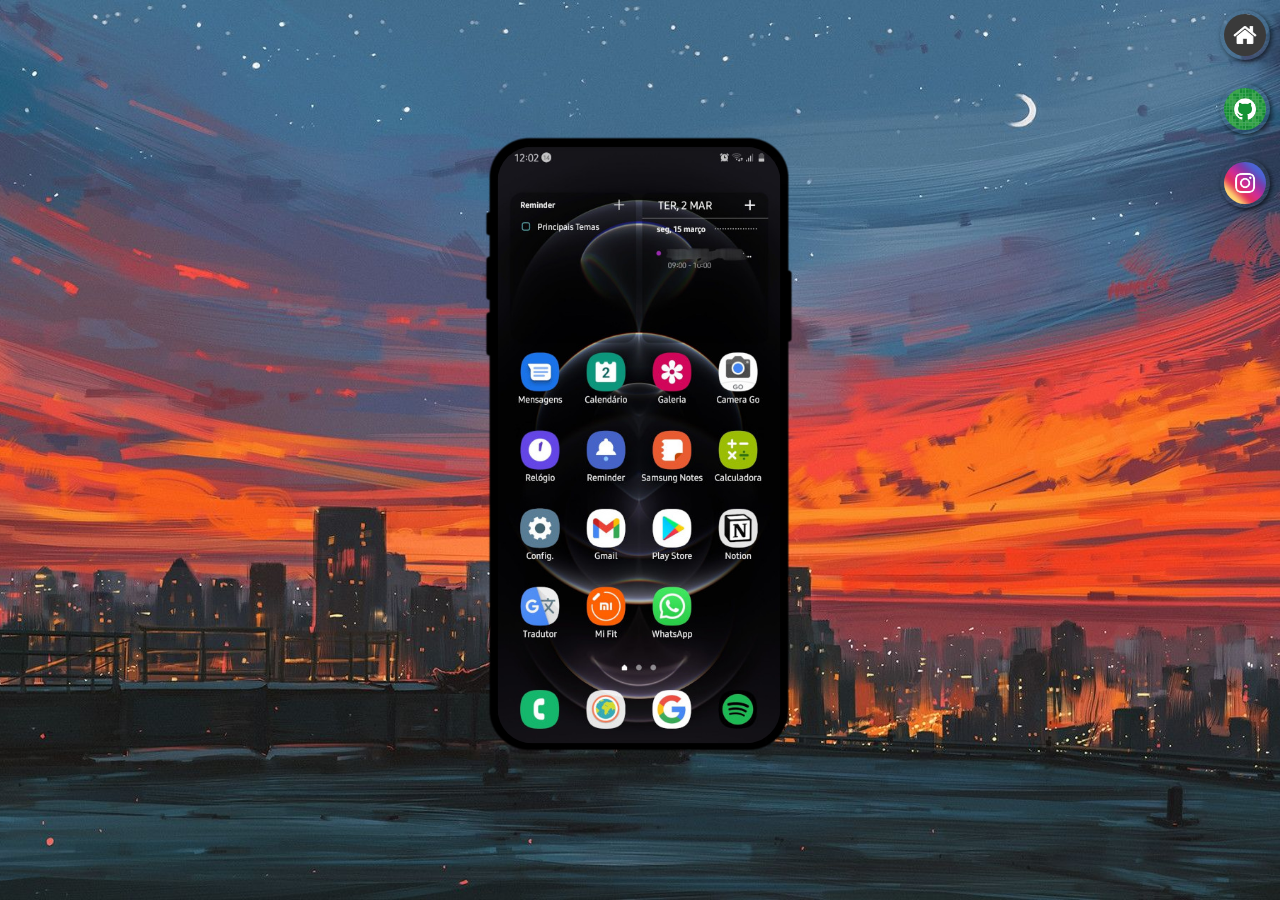
<file: index.html>
<!DOCTYPE html>
<html lang="pt-br">
  <head>
    <meta charset="UTF-8" />
    <meta name="viewport" content="width=device-width, initial-scale=1.0" />
    <link rel="shortcut icon" href="imagens/dogicon.ico" type="image/x-icon" />
    <link rel="stylesheet" href="estilos/style.css" />
    <title>Redes sociais</title>
  </head>
  <body>
    <main>
      <section id="telefone">
        <iframe src="home.html" name="tela" id="tela" frameborder="0"></iframe>
      </section>
      <section id="redes-sociais">
        <a href="home.html" target="tela"
          ><img src="imagens/logo-home.jpg" alt="" /></a
        ><br />
        <a href="github.html" target="tela"
          ><img src="imagens/logo-github.jpg" alt="" /></a
        ><br />
        <a href="instagram.html" target="tela"
          ><img src="imagens/logo-instagram.jpg" alt="" /></a
        ><br />
      </section>
    </main>
  </body>
</html>
</file>
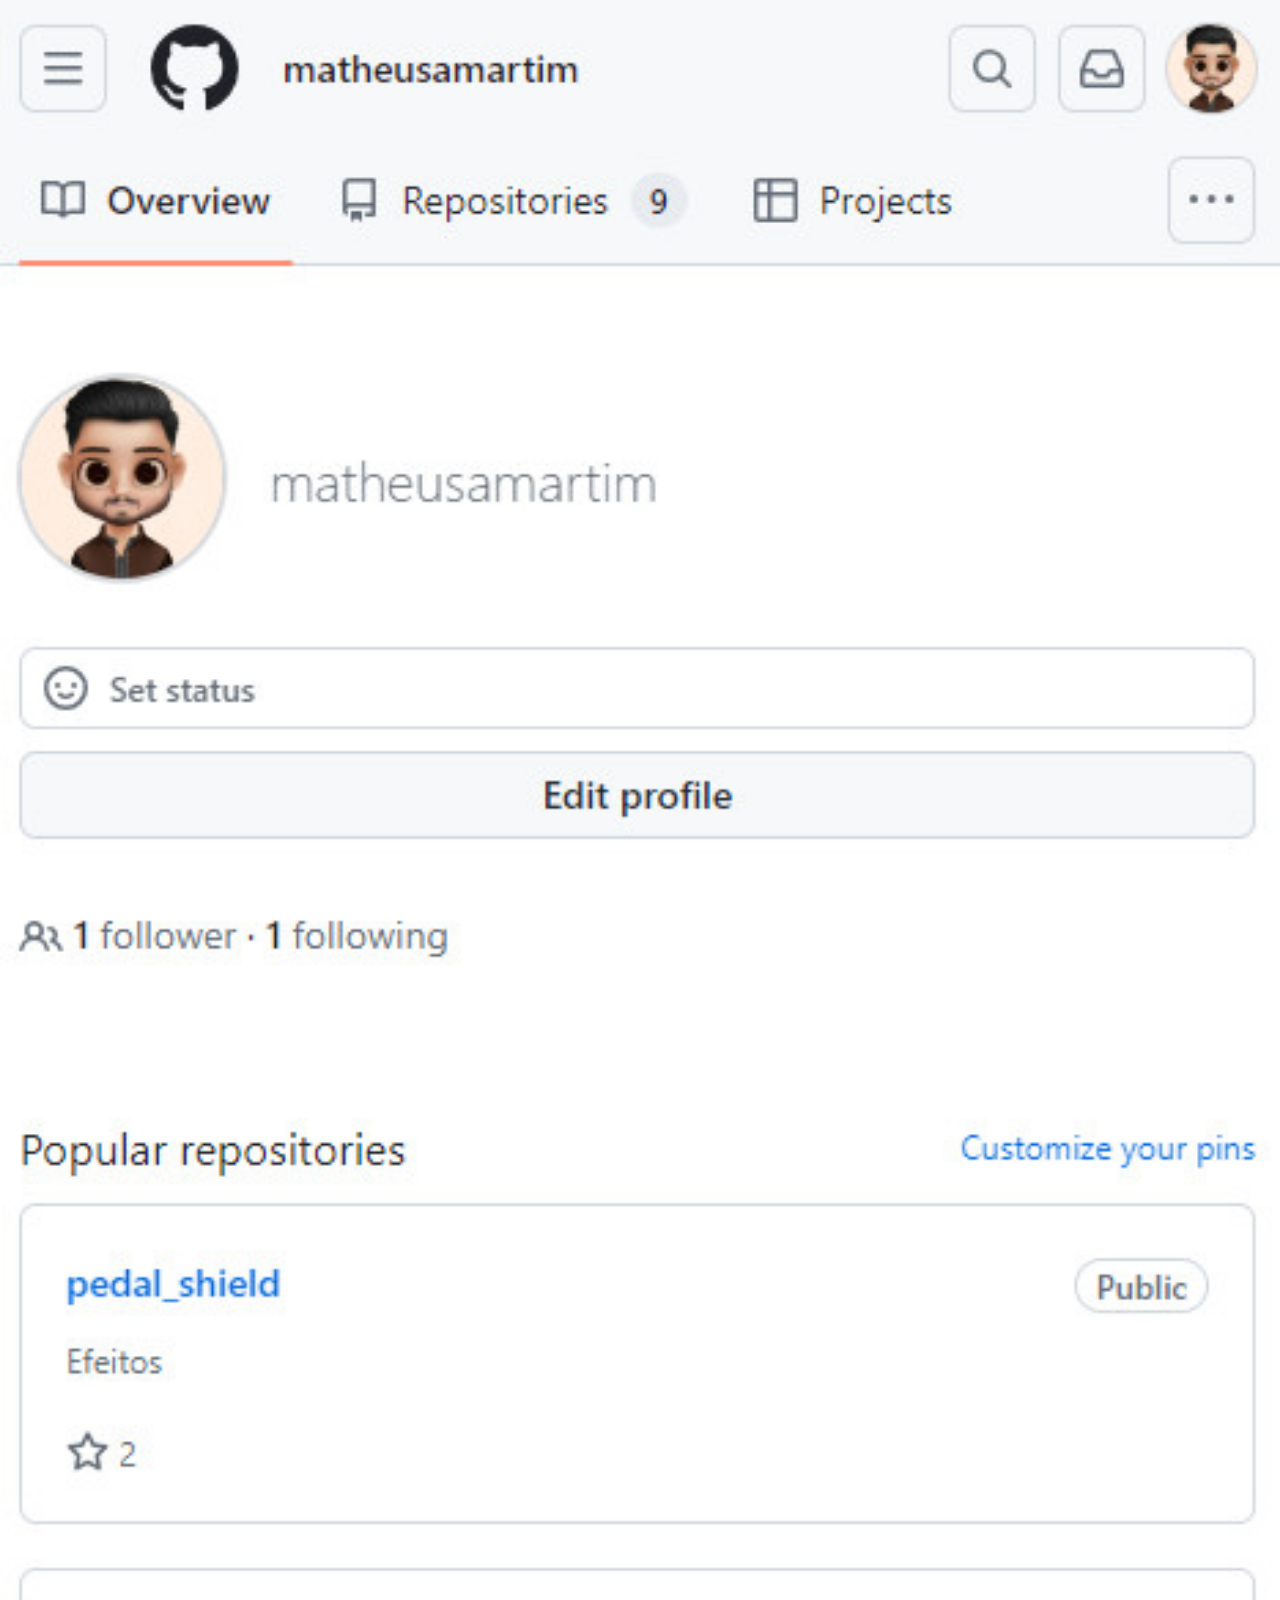
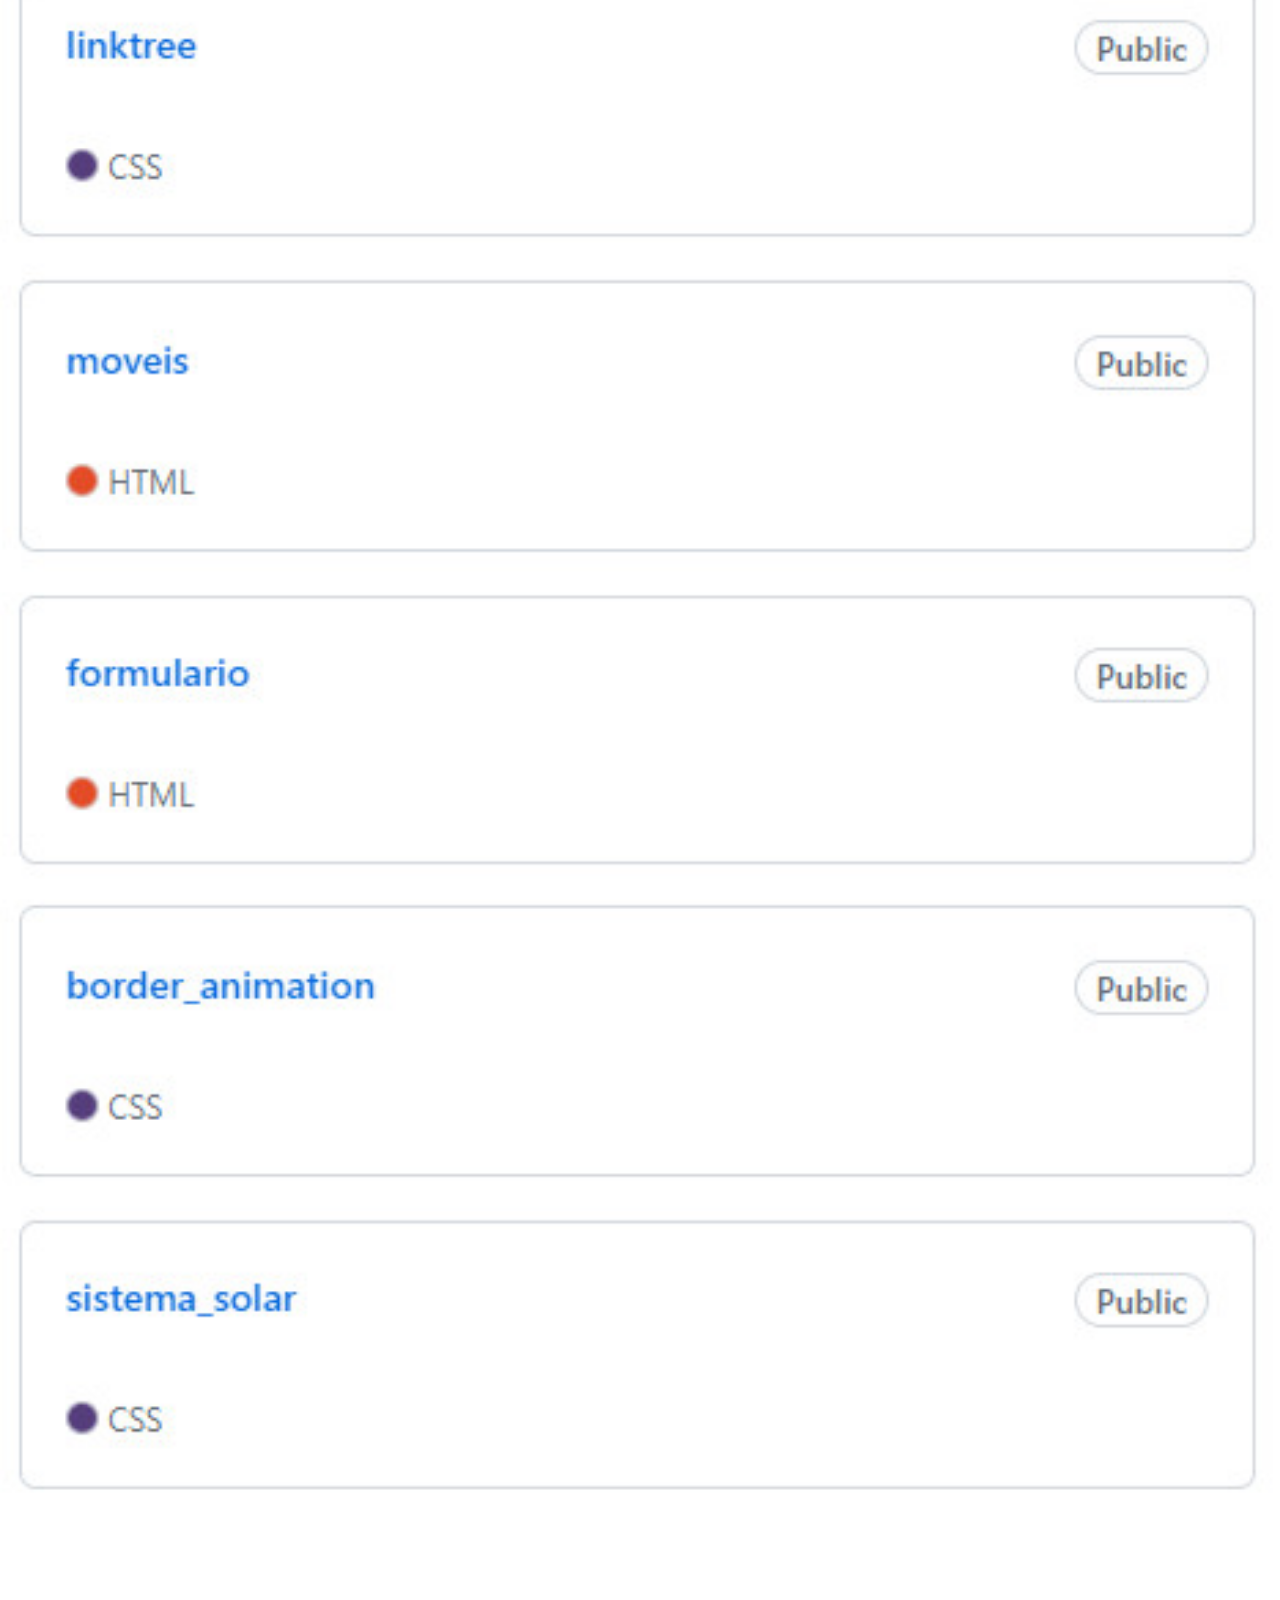
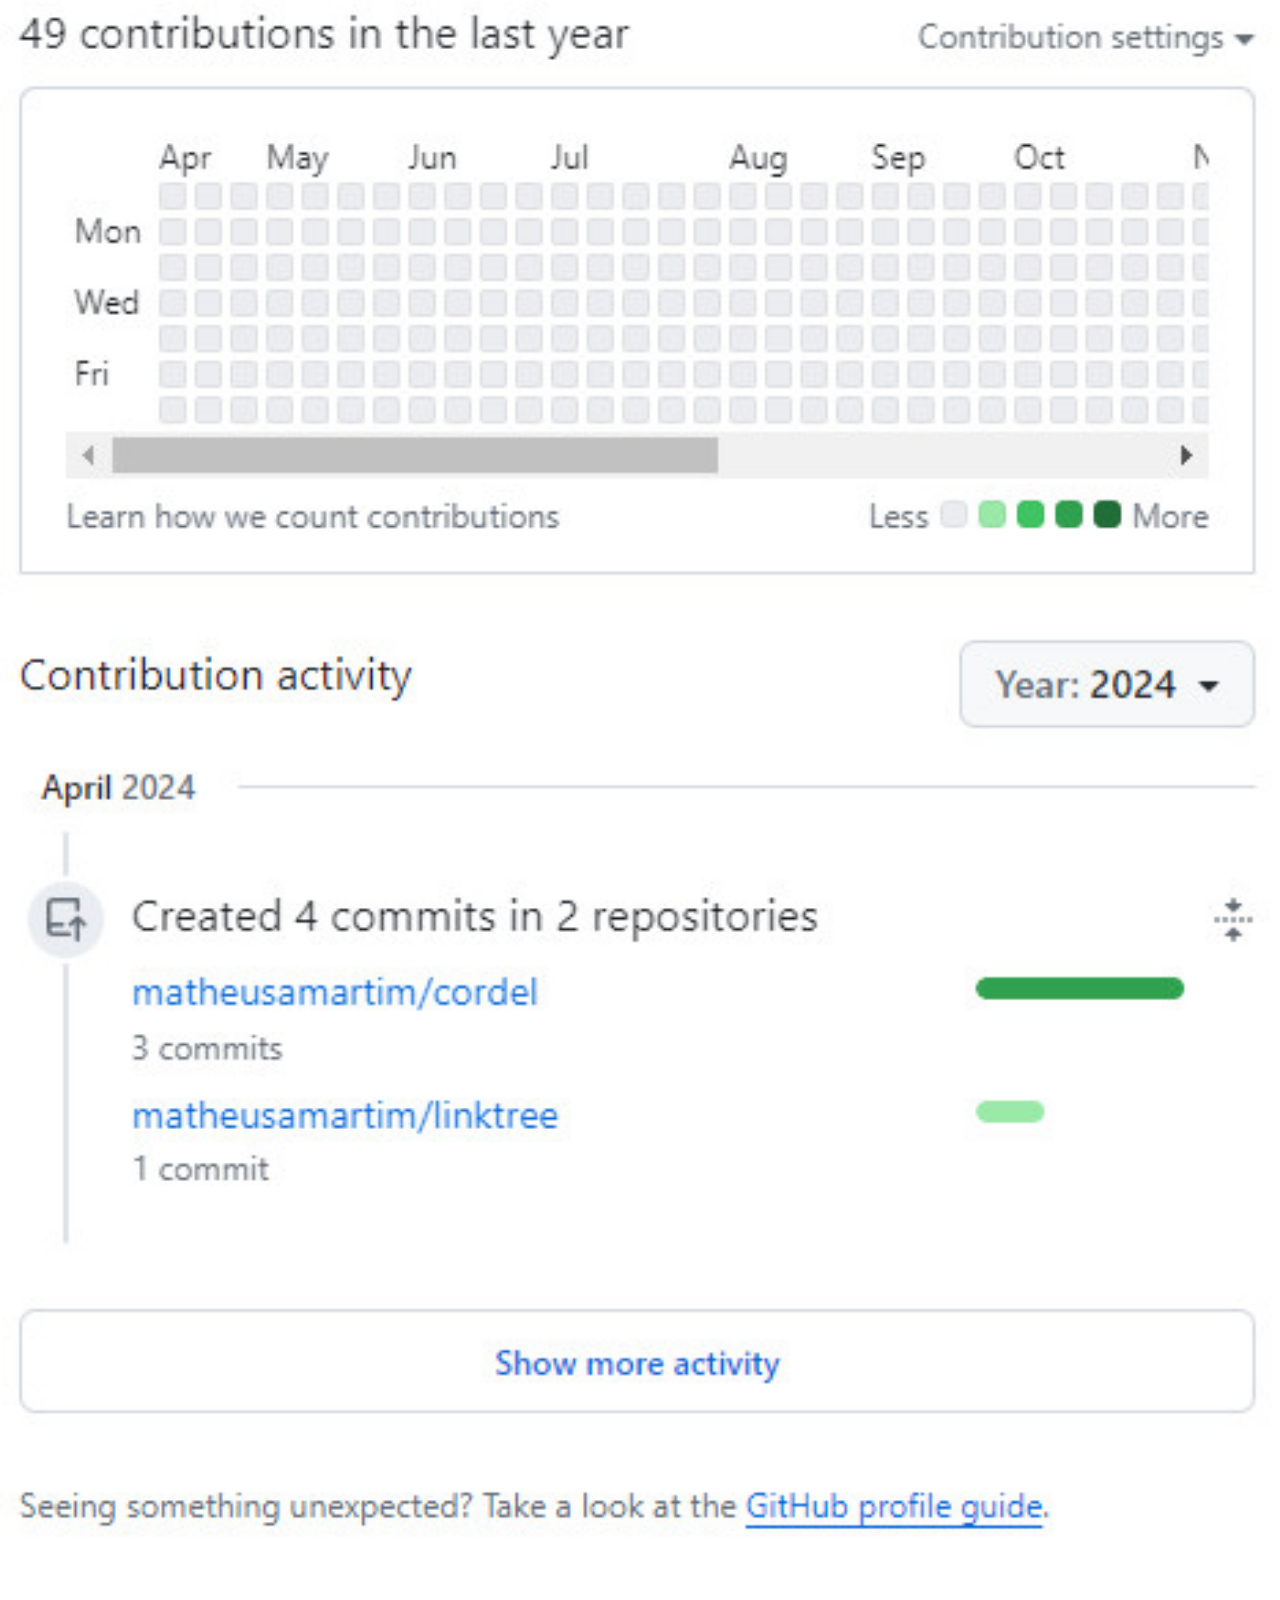
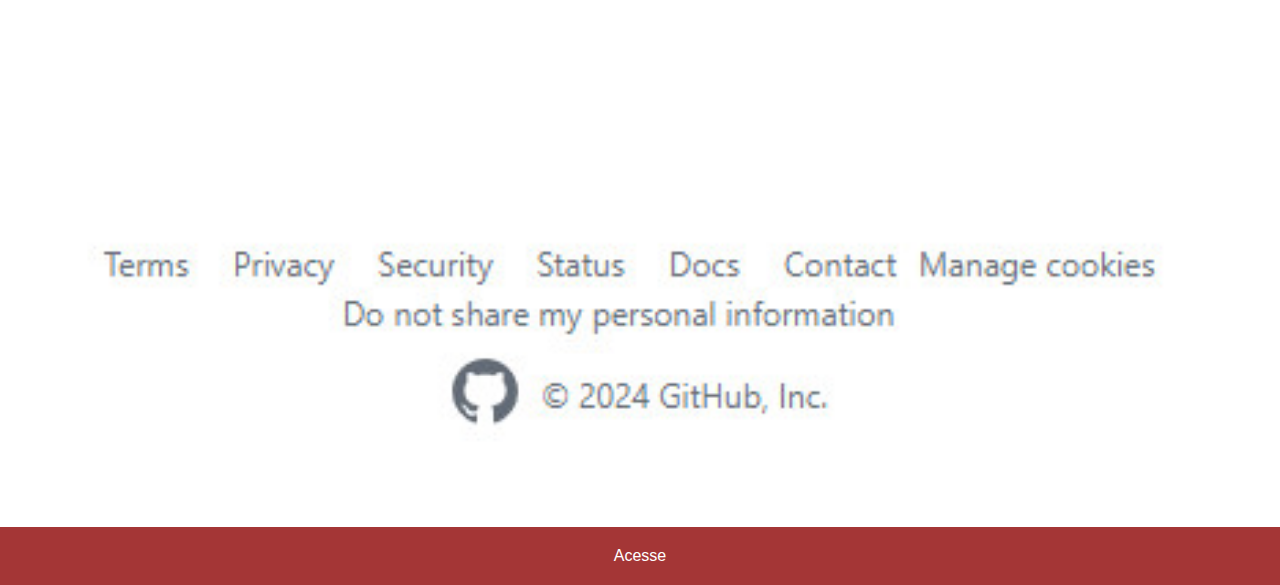
<file: github.html>
<!DOCTYPE html>
<html lang="pt-br">
  <head>
    <meta charset="UTF-8" />
    <meta name="viewport" content="width=device-width, initial-scale=1.0" />
    <title>Youtube</title>
    <link rel="stylesheet" href="estilos/social.css">
  </head>
  <body>
    <img src="imagens/tela-git.jpg" alt="github" />
    <a href="https://www.github.com/" target="_blank">Acesse</a>
  </body>
</html>
</file>
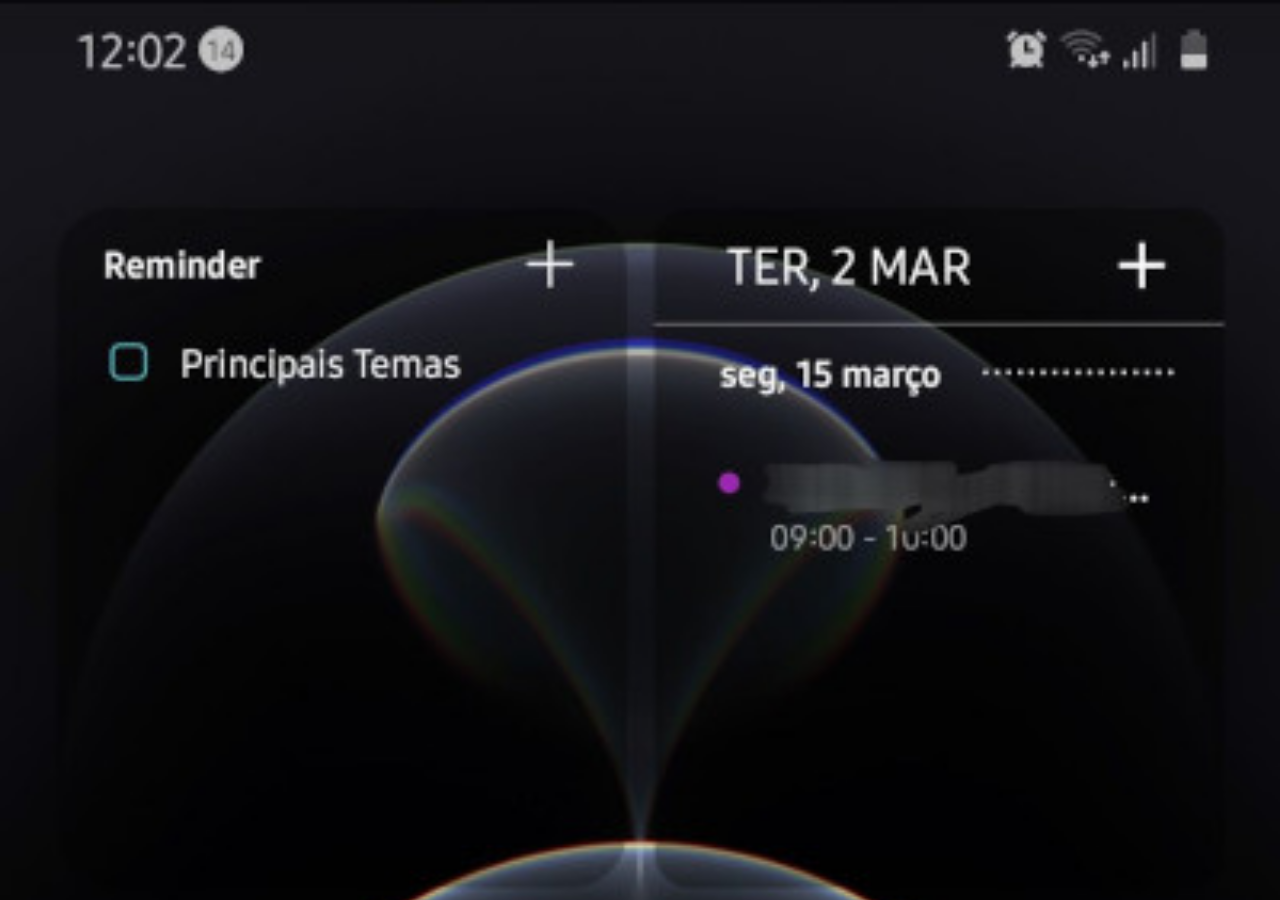
<file: home.html>
<!DOCTYPE html>
<html lang="pt-br">
  <head>
    <meta charset="UTF-8" />
    <meta name="viewport" content="width=device-width, initial-scale=1.0" />
    <title>Document</title>
    <style>
      * {
        margin: 0px;
        padding: 0px;
      }

      body {
        width: 100vw;
        height: 10vh;
        background: black url("imagens/tela-home-android2.jpg") no-repeat top
          center;
        background-size: cover;
      }
    </style>
  </head>
  <body></body>
</html>
</file>
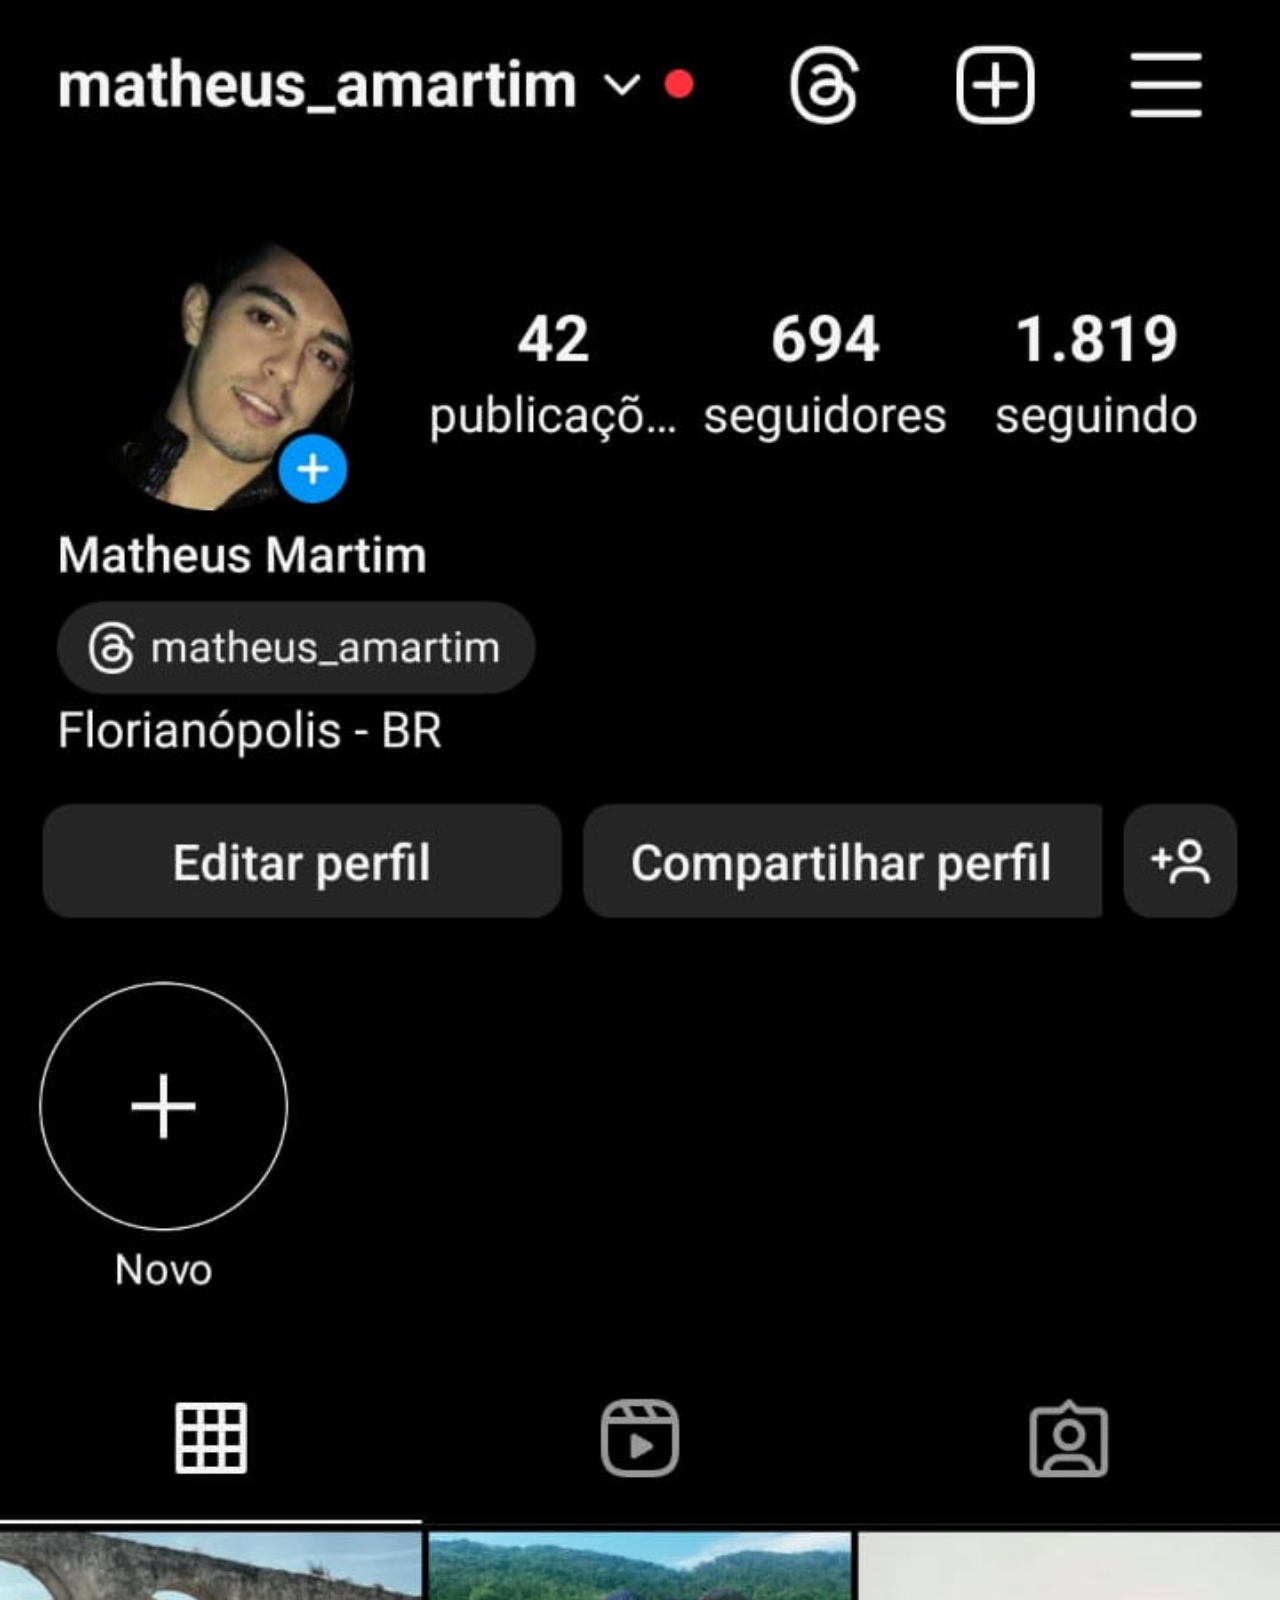
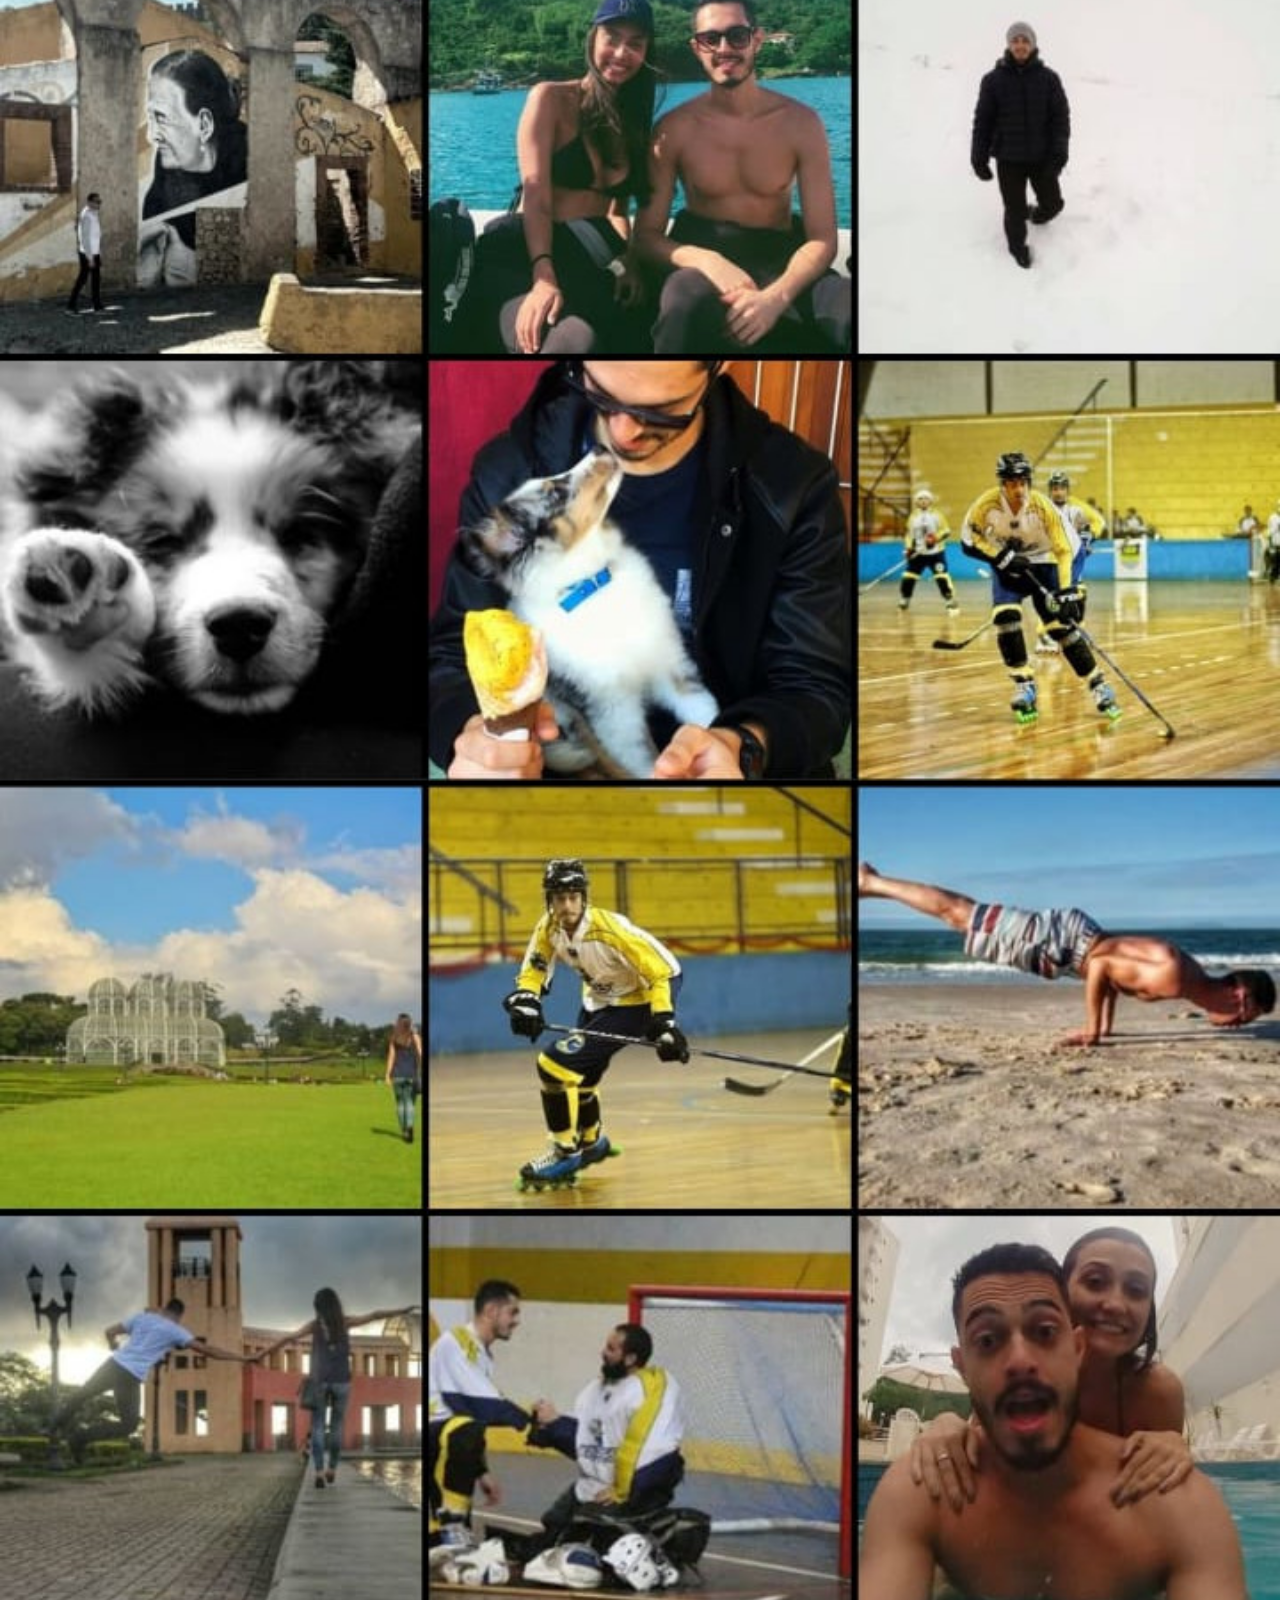
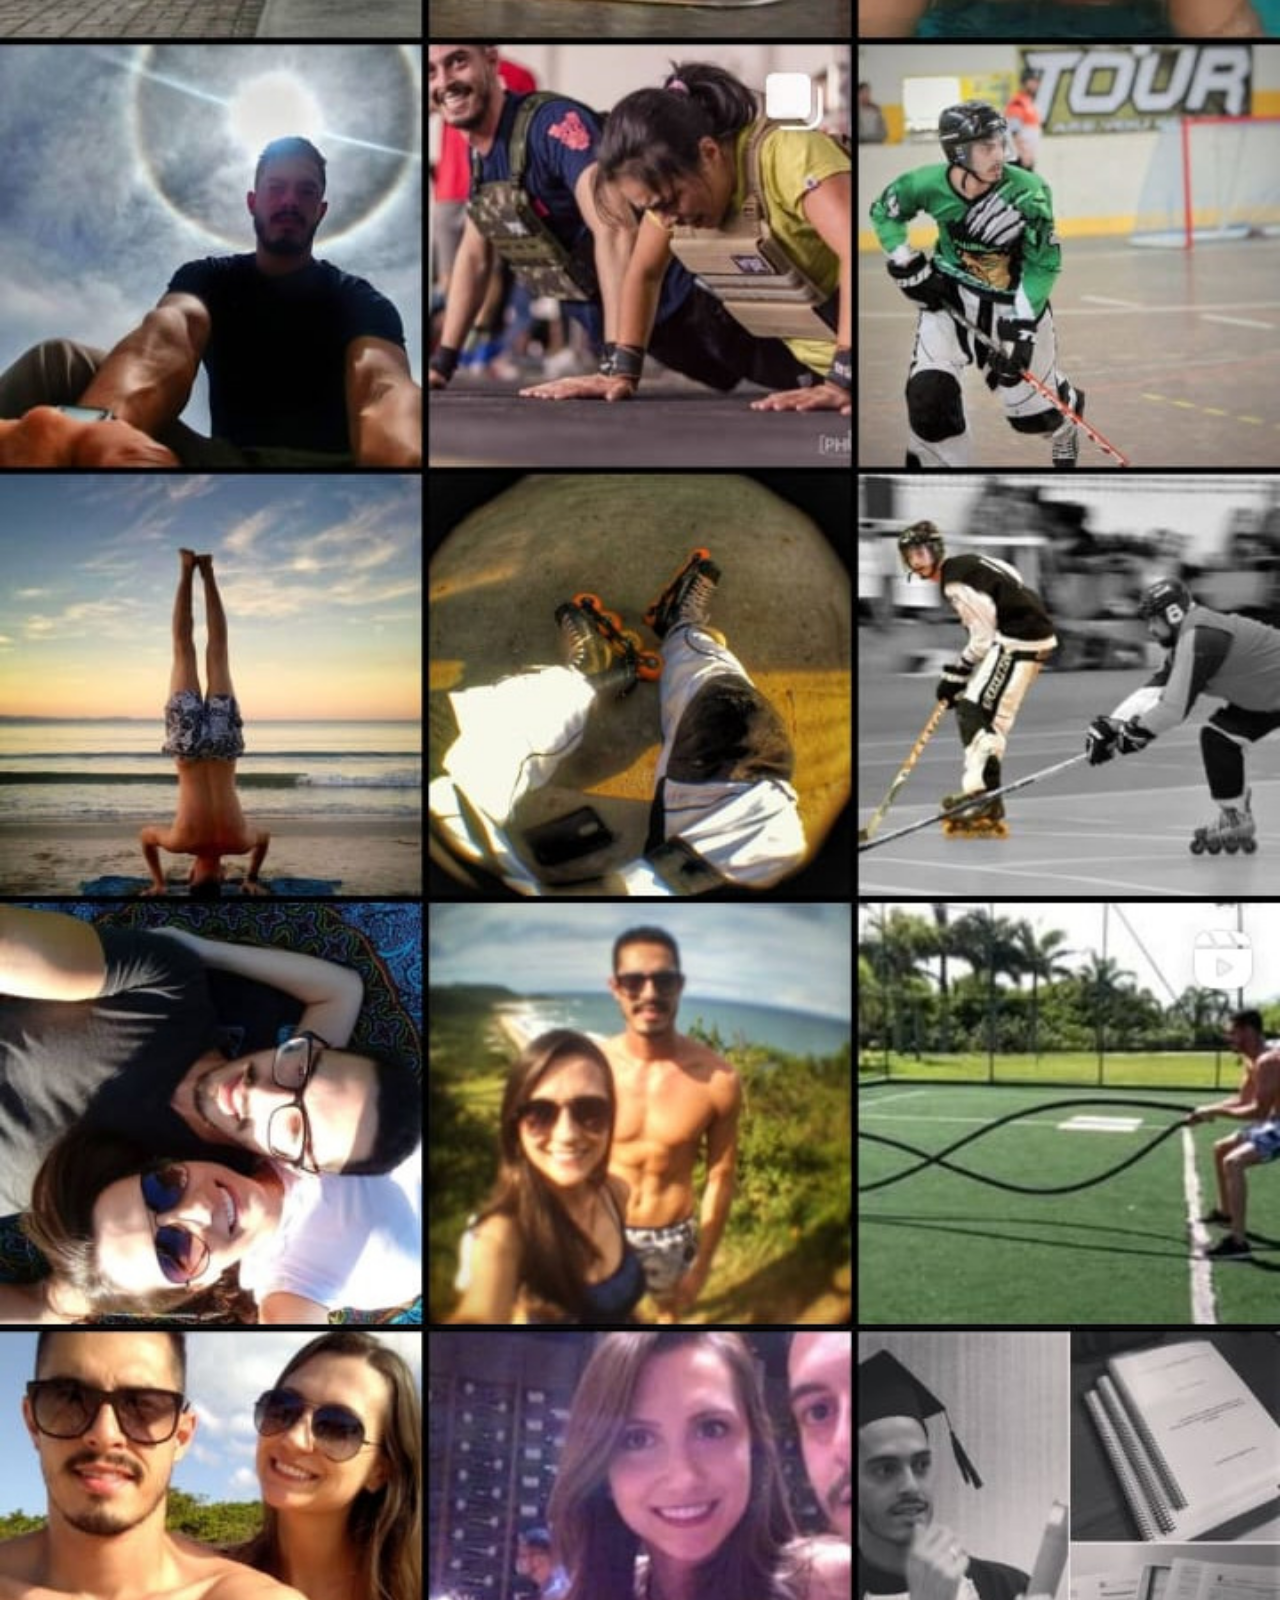
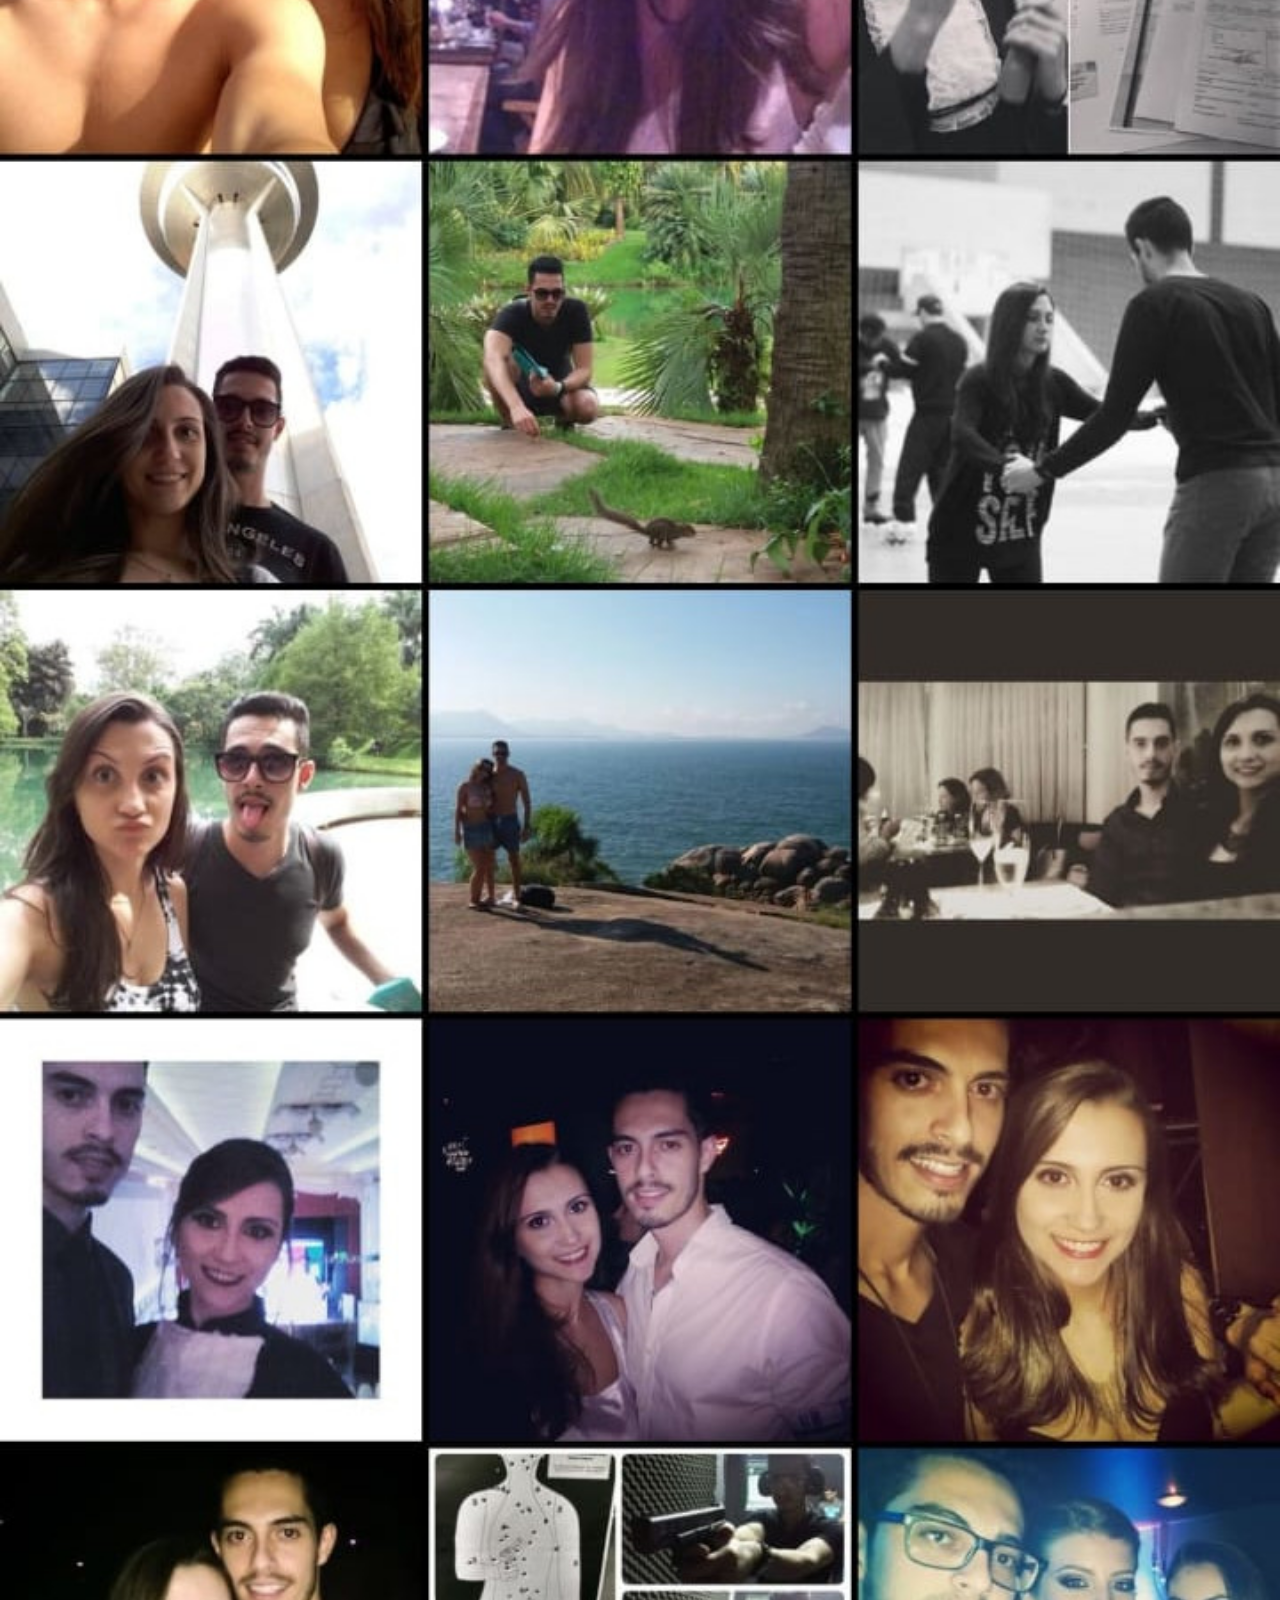
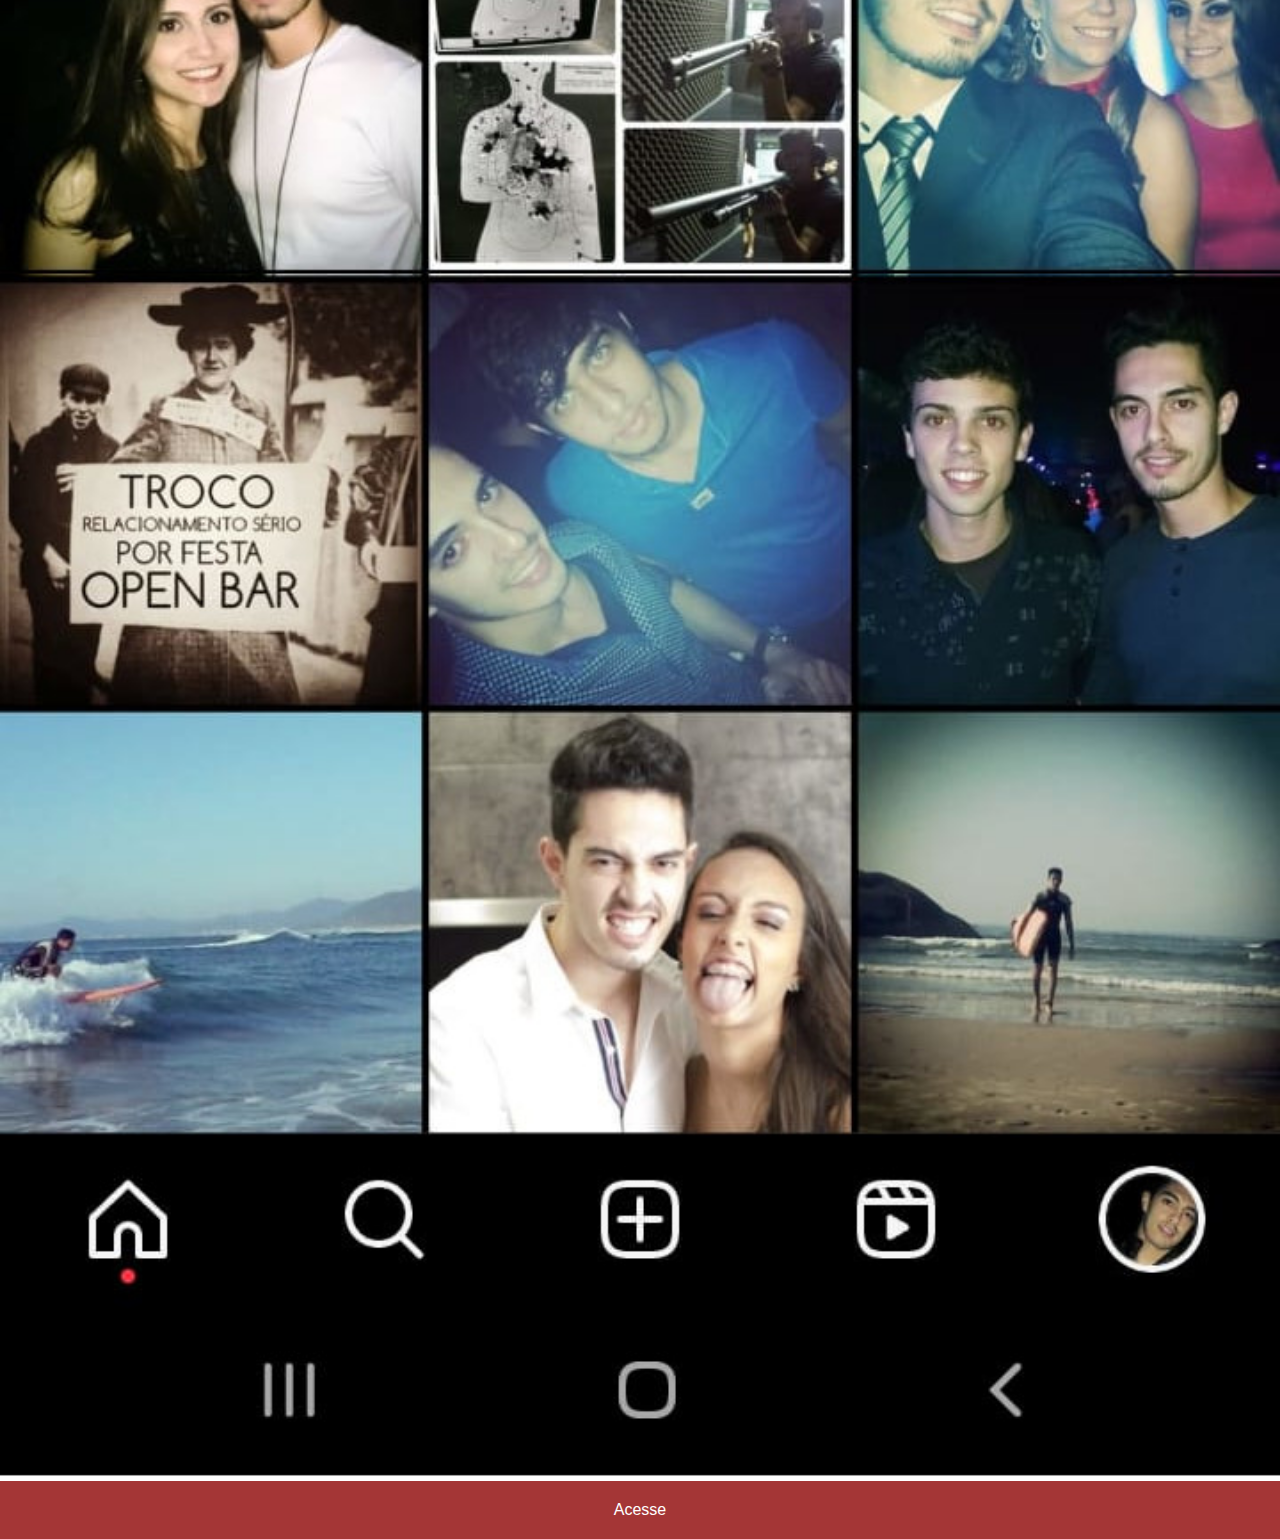
<file: instagram.html>
<!DOCTYPE html>
<html lang="pt-br">
  <head>
    <meta charset="UTF-8" />
    <meta name="viewport" content="width=device-width, initial-scale=1.0" />
    <title>Youtube</title>
    <link rel="stylesheet" href="estilos/social.css" />
  </head>
  <body>
    <img src="imagens/tela-insta.jpg" alt="instagram" />
    <a href="https://www.instagram.com/" target="_blank">Acesse</a>
  </body>
</html>
</file>
<file: estilos/style.css>
@charset "UTF-8";

* {
  margin: 0px;
  padding: 0px;
  font-family: "Segoe UI", Tahoma, Geneva, Verdana, sans-serif;
}

html,
body {
  height: 100vh;
  width: 100vw;
  background-color: black;
}

body {
  background: url("../imagens/fundo-cidade.jpg") no-repeat top center;
  background-size: cover;
  background-attachment: fixed;
}

main {
  position: relative;
  height: 100vh;
}

section#telefone {
  position: absolute;
  top: 50%;
  left: 50%;
  transform: translate(-50%, -50%);
  height: 627px;
  width: 311px;
  background: url("../imagens/smartphone.webp") no-repeat;
}

iframe#tela {
  position: relative;
  top: 10px;
  left: 13px;
  width: 283px;
  height: 597px;
  border-radius: 35px;
}

section#redes-sociais {
  text-align: right;
}

section#redes-sociais img{
  width: 50px;
  height: 50px;
  margin: 10px;
  border-radius: 50%;
  box-shadow: 2px 2px 5px rgba(0, 0, 0, 0.623);
  box-sizing: border-box;
  padding: 4px;
}

section#redes-sociais img:hover {
  border: 2px solid rgba(255, 255, 255, 0.466);
  transform: translate(-3px, -3px);
  box-shadow: 4px 4px 8px rgba(0, 0, 0, 0.623);
  transition: transform 0.2s, border 0.2s;
}
</file>
<file: estilos/social.css>
* {
  margin: 0px;
  padding: 0px;
  font-family: "Segoe UI", Tahoma, Geneva, Verdana, sans-serif;
}

::-webkit-scrollbar {
  width: 0px;
  height: 0px;
}

img {
  width: 100vw;
}

a {
  display: block;
  background-color: rgba(139, 0, 0, 0.788);
  padding: 20px;
  text-align: center;
  text-decoration: none;
  color: rgb(255, 255, 255);
}

a:hover {
  background-color: rgba(255, 0, 0, 0.76);
  color: rgba(255, 255, 255);
}
</file>
